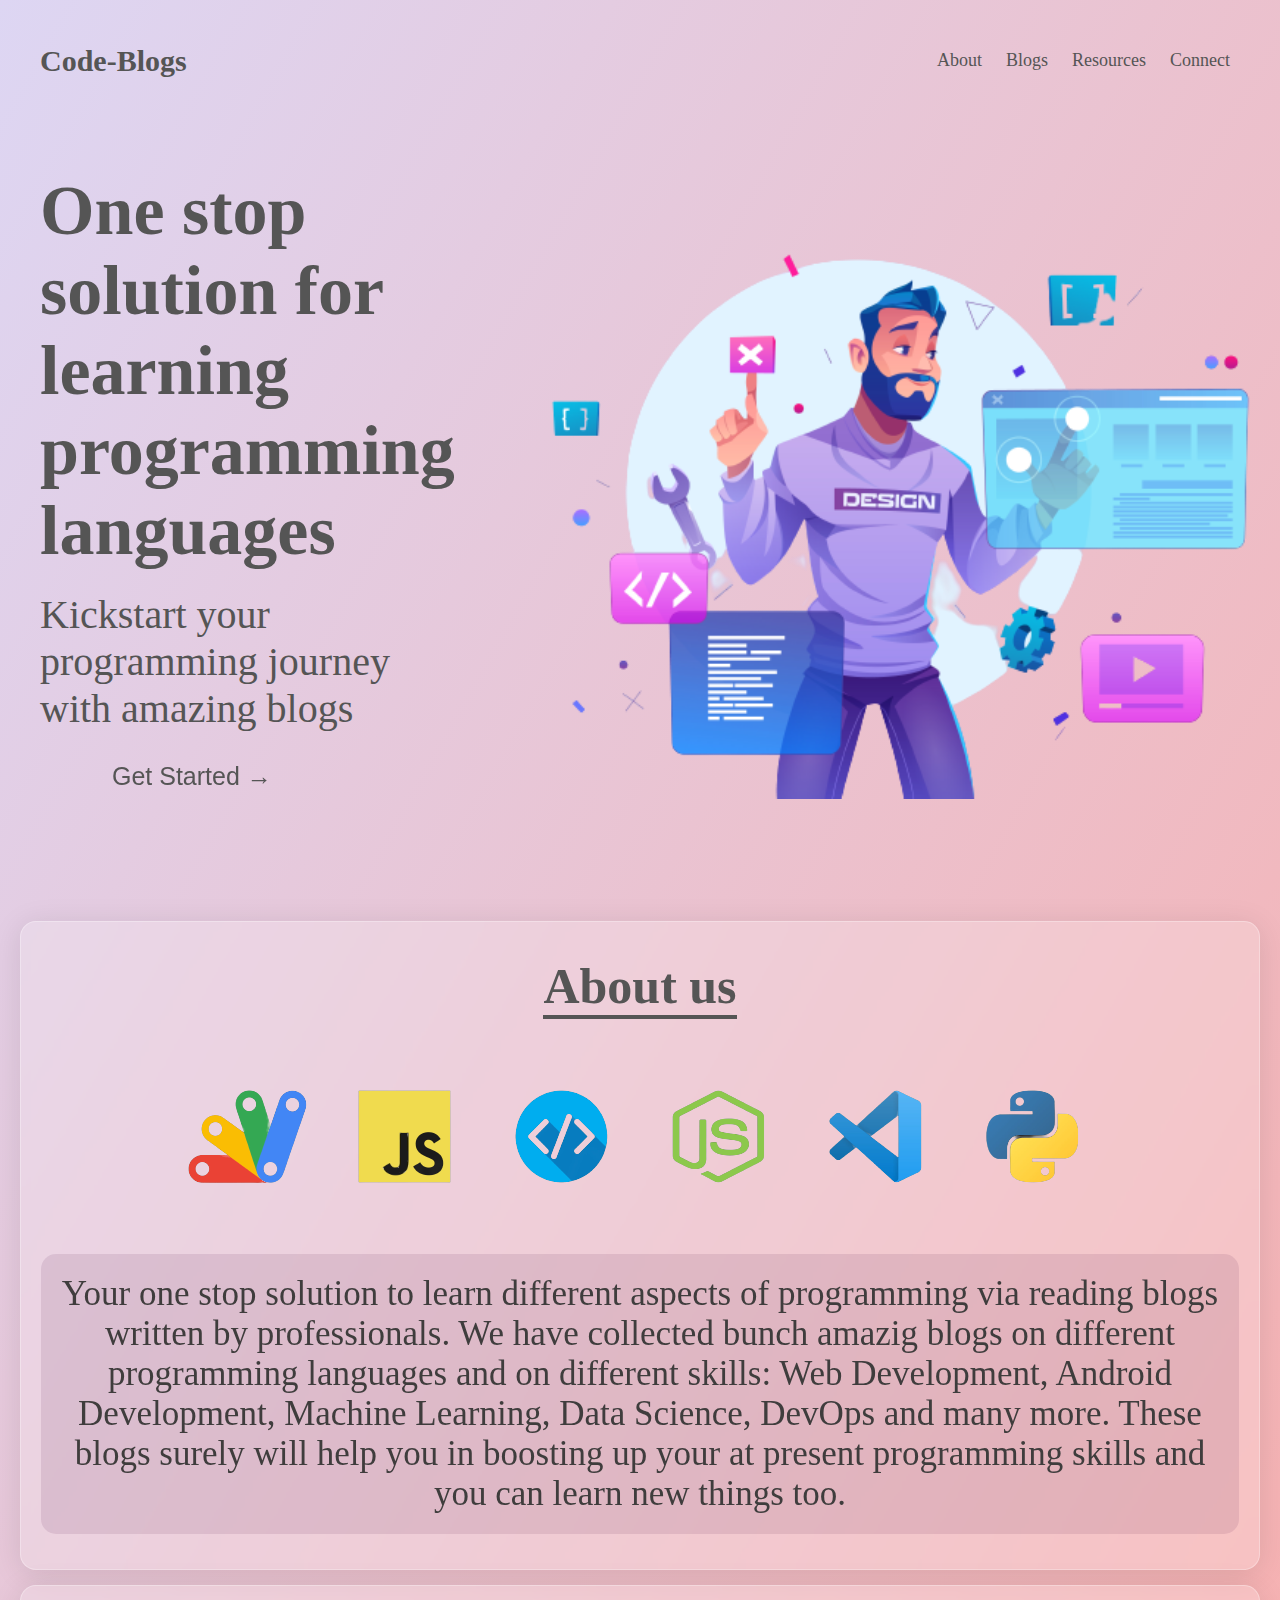
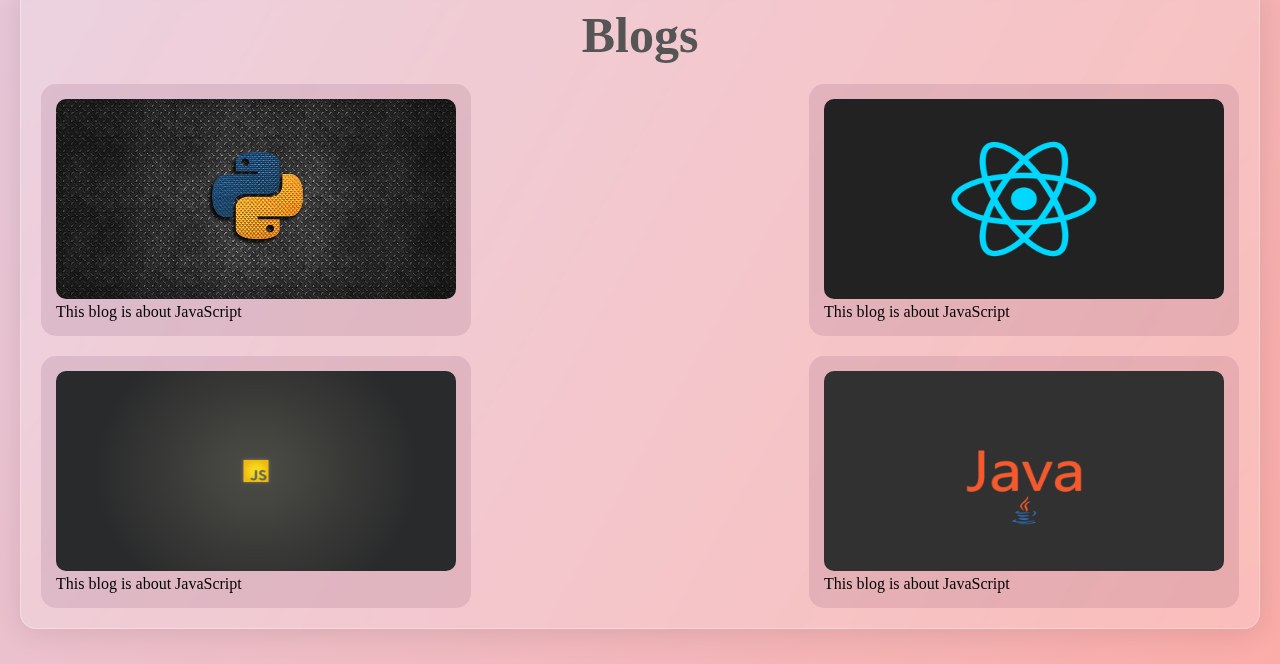
<file: blog/index.html>
<!DOCTYPE html>
<html lang="en">
  <head>
    <meta charset="UTF-8" />
    <meta http-equiv="X-UA-Compatible" content="IE=edge" />
    <meta name="viewport" content="width=device-width, initial-scale=1.0" />
    <title>Programming languages</title>
    <link href="style.css" rel="stylesheet" />
    <style>
      * {
        margin: 0;
        padding: 0;
        box-sizing: border-box;
      }
      body {
        padding: 20px;
        min-height: 100vh;
        background-image: linear-gradient(to right bottom, #ddd6f3, #faaca8);
      }
    </style>
  </head>
  <body>
    <div class="container">

      <!-- Nav-bar section -->
      <header class="main__heading">
        <h1 class="heading"><a href="#">Code-Blogs</h1>
        <nav class="nav__bar">
          <div class="nav__details">
            <ul class="nav__details-list nav--list">
              <li><a href="#about">About</a></li>
              <li><a href="#blogs">Blogs</a></li>
              <li><a href="#">Resources</a></li>
              <li><a href="#">Connect</a></li>
            </ul>
          </div>
        </nav>
      </header>
      <div class="menu">

        <!-- Hero Section -->
        <menu class="menu__details">
          <div class="menu__details--info">
            <h1 style="font-size: 70px; color: #555; text-align: left; margin-bottom: 20px">One stop solution for learning programming languages</h1>
            <p style="font-size: 40px; color: #555; margin-bottom: 20px;">Kickstart your programming journey with amazing blogs</p>
            <button class="menu__btn btn"><a href="#">Get Started &rarr;</a></button>
          </div>
          <div class="menu__details--img">
            <img width="900" src="Img/prog-boy.png" alt="programmer">
          </div>
        </menu>
      </div>

      <!-- Article/about section -->
      <article style="padding: 20px;display: flex; justify-content:center; align-items:center; flex-direction:column; margin-bottom: 15px" class="about container" id="about">
        <h1 style="margin-top: 15px; border-bottom: 4px solid #555;">About us</h1>
        <img style="margin-top: -15px" src="Img/banner.png" alt="languages bannner" class="about-img">
        <div style="background-color: rgba(66, 14, 59, 0.1); padding: 20px; border-radius: 15px; margin: -15px 0 15px 0; " class="about-text">
          <p style="text-align: center;color: #3f3d3d;font-size: 35px;">Your one stop solution to learn different aspects of programming via reading blogs written by professionals.
          We have collected bunch amazig blogs on different programming languages and on different skills: Web Development, Android Development, Machine Learning, Data Science, 
          DevOps and many more. These blogs surely will help you in boosting up your at present programming skills and you can learn new things too. </p>
        </div>
      </article>

      <!-- Main/Blog Section -->
      <main style="padding: 20px;display: flex; justify-content:center; align-items:center; flex-direction:column; margin-bottom: 15px" class="content__area container" id="blogs">
        <h1 style="margin-bottom: 20px" >Blogs</h1>
        <div class="blog-cards">
          <div class="blog-card_1 card">
            <div class="card-image">
              <img width= "400" src="Img/javascript.jpg">
            </div>
            <p>This blog is about JavaScript</p>
          </div>
          <div class="blog-card_2 card">
            <div class="card-image">
              <img width="400" src="Img/java.jpg">
            </div>
            <p>This blog is about JavaScript</p>
          </div>
          <div class="blog-card_3 card">
            <div class="card-image">
              <img width="400" src="Img/python.jpg">
            </div>
            <p>This blog is about JavaScript</p>
          </div>
          <div class="blog-card_4 card">
            <div class="card-image">
              <img width="400" src="Img/react.jpg">
            </div>
            <p>This blog is about JavaScript</p>
          </div>
        </div>
      </main>

    </div>
  </body>
</html>
</file>
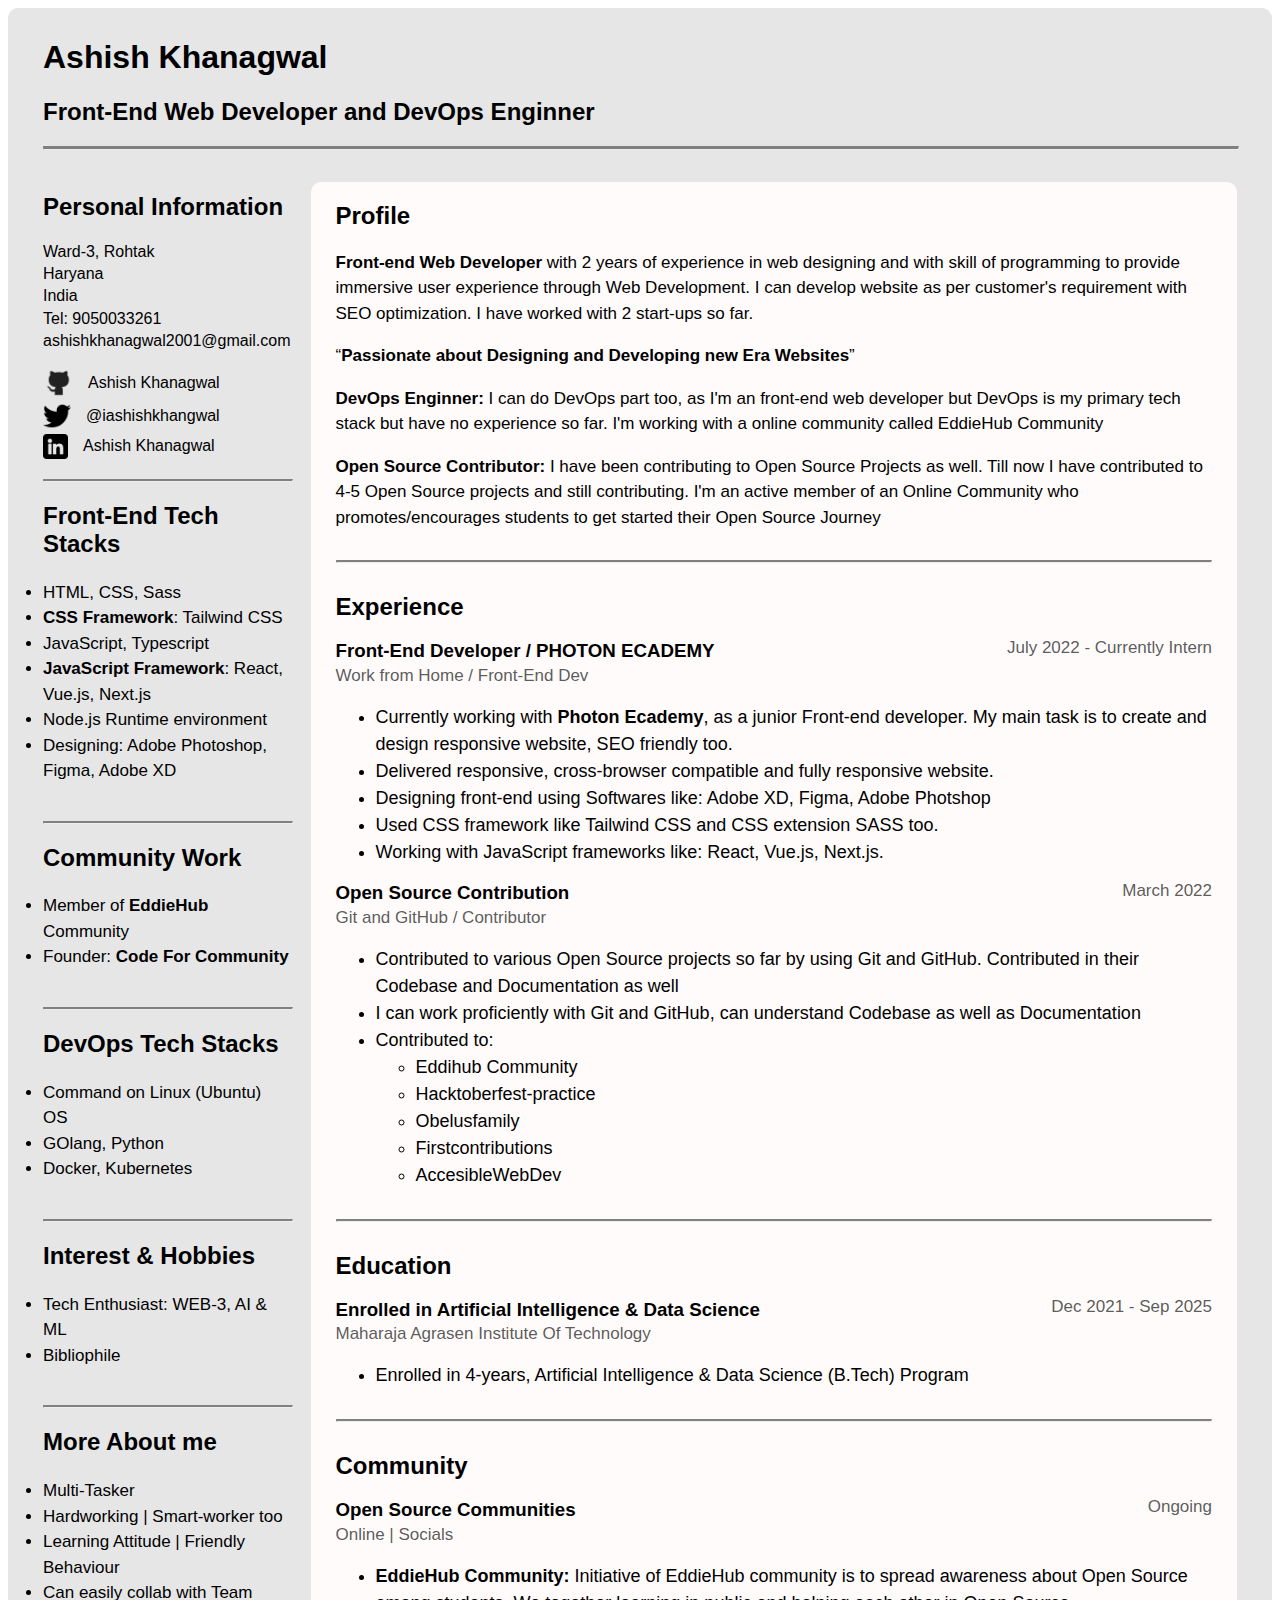
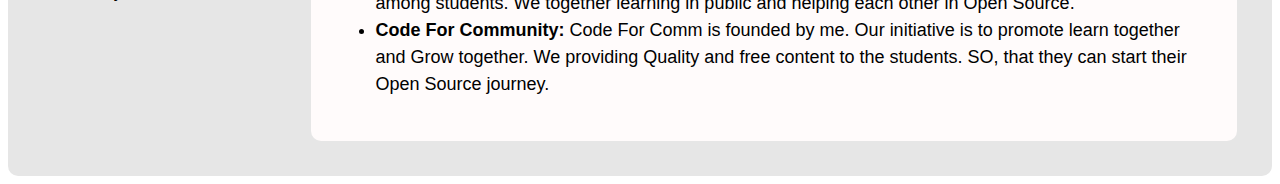
<file: CV/index.html>
<!DOCTYPE html>
<html lang="en">
  <head>
    <meta charset="UTF-8" />
    <meta http-equiv="X-UA-Compatible" content="IE=edge" />
    <meta name="viewport" content="width=device-width, initial-scale=1.0" />
    <title>Resume</title>
    <style>
      .socials {
        margin-top: 15px;
        margin-bottom: 0;
      }
      .socials__both {
        display: flex;
        justify-content: flex-start;
      }
      .socials__link {
        align-self: center;
        margin-left: 15px;
      }
      a {
        text-decoration: none;
        color: #000;
      }
      a:hover {
        cursor: pointer;
        color: #5e92bd;
      }
      .nav__info {
        font-size: 17px;
        line-height: 1.2;
      }
      p {
        font-size: 17px;
      }
      .list__exp {
        font-size: 18px;
        line-height: 1.5;
      }
      .profile__line {
        width: 100%;
        border-top: 2px solid;
        margin: 20px 0;
      }
    </style>
  </head>
  <body style="font-family: sans-serif">
    <div
      class="main_header"
      style="
        max-width: 1280px;
        margin: 0 auto;
        background-color: #e6e6e6;
        padding: 35px;
        padding-top: 10px;
        border-radius: 10px;
      "
    >
      <header>
        <h1>Ashish Khanagwal</h1>
        <h2>Front-End Web Developer and DevOps Enginner</h2>
      </header>
      <hr
        style="
          width: 100%;
          text-align: left;
          border-top: 3px solid;
          margin: 20px 0;
        "
      />
      <div style="display: flex; justify-content: space-between">
        <aside style="margin-top: 3px; margin-right: 5px">
          <h2>Personal Information</h2>
          <span style="line-height: 1.4"
            >Ward-3, Rohtak <br />
            Haryana <br />
            India <br />
            Tel: 9050033261 <br />ashishkhanagwal2001@gmail.com
          </span>
          <div class="socials">
            <div class="socials__both" style="margin-bottom: 4px">
              <img src="img/github.png" width="30px" />
              <a
                class="socials__link"
                href="https://github.com/Ashish-khanagwal"
                >Ashish Khanagwal</a
              >
            </div>
            <div class="socials__both" style="margin-bottom: 4px">
              <img src="img/twitter.png" width="28px" />
              <a
                class="socials__link"
                href="https://twitter.com/iashishkhangwal"
                >@iashishkhangwal</a
              >
            </div>
            <div class="socials__both">
              <img src="img/linkedin.png" width="25px" />
              <a
                class="socials__link"
                href="https://www.linkedin.com/in/ashish-khanagwal-890326213/"
                >Ashish Khanagwal</a
              >
            </div>
          </div>
          <hr class="profile__line" />
          <h2>Front-End Tech Stacks</h2>
          <div style="display: inline-block; margin-top: -15px">
            <ul class="nav__info" style="padding: 0; line-height: 1.5">
              <li>HTML, CSS, Sass</li>
              <li><b>CSS Framework</b>: Tailwind CSS</li>
              <li>JavaScript, Typescript</li>
              <li><b>JavaScript Framework</b>: React, Vue.js, Next.js</li>
              <li>Node.js Runtime environment</li>
              <li>Designing: Adobe Photoshop, Figma, Adobe XD</li>
            </ul>
          </div>
          <hr class="profile__line" />
          <h2>Community Work</h2>
          <div style="display: inline-block; margin-top: -15px">
            <ul class="nav__info" style="padding: 0; line-height: 1.5">
              <li>Member of <b>EddieHub</b> Community</li>
              <li>Founder: <b>Code For Community</b></li>
            </ul>
          </div>
          <hr class="profile__line" />
          <h2>DevOps Tech Stacks</h2>
          <div style="display: inline-block; margin-top: -15px">
            <ul class="nav__info" style="padding: 0; line-height: 1.5">
              <li>Command on Linux (Ubuntu) OS</li>
              <li>GOlang, Python</li>
              <li>Docker, Kubernetes</li>
            </ul>
          </div>
          <hr class="profile__line" />
          <h2>Interest & Hobbies</h2>
          <div style="display: inline-block; margin-top: -15px">
            <ul class="nav__info" style="padding: 0; line-height: 1.5">
              <li>Tech Enthusiast: WEB-3, AI & ML</li>
              <li>Bibliophile</li>
            </ul>
          </div>
          <hr class="profile__line" />
          <h2>More About me</h2>
          <div style="display: inline-block; margin-top: -15px">
            <ul class="nav__info" style="padding: 0; line-height: 1.5">
              <li>Multi-Tasker</li>
              <li>Hardworking | Smart-worker too</li>
              <li>Learning Attitude | Friendly Behaviour</li>
              <li>Can easily collab with Team</li>
            </ul>
          </div>
        </aside>
        <main
          style="
            background-color: #fffbfb;
            margin-top: 12px;
            margin-left: 15px;
            border-radius: 10px;
          "
        >
          <div style="padding: 25px; padding-top: 0">
            <h2>Profile</h2>
            <p style="line-height: 1.5">
              <b>Front-end Web Developer</b> with 2 years of experience in web
              designing and with skill of programming to provide immersive user
              experience through Web Development. I can develop website as per
              customer's requirement with SEO optimization. I have worked with 2
              start-ups so far.
            </p>
            <p style="line-height: 1.5">
              <q
                ><b
                  >Passionate about Designing and Developing new Era Websites</b
                ></q
              >
            </p>
            <p style="line-height: 1.5">
              <b>DevOps Enginner:</b> I can do DevOps part too, as I'm an
              front-end web developer but DevOps is my primary tech stack but
              have no experience so far. I'm working with a online community
              called EddieHub Community
            </p>
            <p style="line-height: 1.5">
              <b>Open Source Contributor: </b>I have been contributing to Open
              Source Projects as well. Till now I have contributed to 4-5 Open
              Source projects and still contributing. I'm an active member of an
              Online Community who promotes/encourages students to get started
              their Open Source Journey
            </p>
            <hr style="border-top: 2px solid; margin: 30px 0" />
            <h2>Experience</h2>
            <div
              style="
                display: flex;
                justify-content: space-between;
                margin-top: -20px;
              "
            >
              <h3><b>Front-End Developer / PHOTON ECADEMY</b></h3>
              <p style="color: #585858fd">July 2022 - Currently Intern</p>
            </div>
            <p style="color: #585858fd; margin-top: -15px">
              Work from Home / Front-End Dev
            </p>
            <ul class="list__exp">
              <li>
                Currently working with <b>Photon Ecademy</b>, as a junior
                Front-end developer. My main task is to create and design
                responsive website, SEO friendly too.
              </li>
              <li>
                Delivered responsive, cross-browser compatible and fully
                responsive website.
              </li>
              <li>
                Designing front-end using Softwares like: Adobe XD, Figma, Adobe
                Photshop
              </li>
              <li>
                Used CSS framework like Tailwind CSS and CSS extension SASS too.
              </li>
              <li>
                Working with JavaScript frameworks like: React, Vue.js, Next.js.
              </li>
            </ul>
            <div
              style="
                display: flex;
                justify-content: space-between;
                margin-top: -20px;
              "
            >
              <h3><b>Open Source Contribution</b></h3>
              <p style="color: #585858fd">March 2022</p>
            </div>
            <p style="color: #585858fd; margin-top: -15px">
              Git and GitHub / Contributor
            </p>
            <ul class="list__exp">
              <li>
                Contributed to various Open Source projects so far by using Git
                and GitHub. Contributed in their Codebase and Documentation as
                well
              </li>
              <li>
                I can work proficiently with Git and GitHub, can understand
                Codebase as well as Documentation
              </li>
              <li>
                Contributed to:
                <ul>
                  <li>Eddihub Community</li>
                  <li>Hacktoberfest-practice</li>
                  <li>Obelusfamily</li>
                  <li>Firstcontributions</li>
                  <li>AccesibleWebDev</li>
                </ul>
              </li>
            </ul>
            <hr style="border-top: 2px solid; margin: 30px 0" />
            <h2>Education</h2>
            <div
              style="
                display: flex;
                justify-content: space-between;
                margin-top: -20px;
              "
            >
              <h3>
                <b>Enrolled in Artificial Intelligence & Data Science</b>
              </h3>
              <p style="color: #585858fd">Dec 2021 - Sep 2025</p>
            </div>
            <p style="color: #585858fd; margin-top: -15px">
              Maharaja Agrasen Institute Of Technology
            </p>
            <ul class="list__exp">
              <li>
                Enrolled in 4-years, Artificial Intelligence & Data Science
                (B.Tech) Program
              </li>
            </ul>
            <hr style="border-top: 2px solid; margin: 30px 0" />
            <h2>Community</h2>
            <div
              style="
                display: flex;
                justify-content: space-between;
                margin-top: -20px;
              "
            >
              <h3>
                <b>Open Source Communities</b>
              </h3>
              <p style="color: #585858fd">Ongoing</p>
            </div>
            <p style="color: #585858fd; margin-top: -15px">Online | Socials</p>
            <ul class="list__exp">
              <li>
                <b>EddieHub Community:</b> Initiative of EddieHub community is
                to spread awareness about Open Source among students. We
                together learning in public and helping each other in Open
                Source.
              </li>
              <li>
                <b>Code For Community:</b> Code For Comm is founded by me. Our
                initiative is to promote learn together and Grow together. We
                providing Quality and free content to the students. SO, that
                they can start their Open Source journey.
              </li>
            </ul>
          </div>
        </main>
      </div>
    </div>
  </body>
</html>
</file>
<file: blog/style.css>
/* Nav bar */

.main__heading {
  display: flex;
  justify-content: flex-end;
  align-items: center;
  padding: 20px;
  margin-bottom: 20px;
}

.heading {
  margin-right: auto;
  font-size: 30px;
}

header li {
  display: inline-block;
  list-style: none;
  font-size: 18px;
  margin: 10px 10px;
}

header a {
  color: #555;
  text-decoration: none;
}

header a:hover {
  color: #851010;
}

/* Menu bar */

.menu__details {
  min-height: 80vh;
  display: flex;
  justify-content: space-between;
  align-items: center;
  position: relative;
  margin: 40px 0 60px 0;
}

.menu__details--info {
  display: inline-block;
  margin-left: 20px;
  margin-top: -30px;
}

/* Menu button */

.menu__btn {
  position: absolute;
  top: 80%;
  left: 15%;
  transform: translate(-50%, -50%);
  overflow: hidden;
  background: transparent;
  padding: 10px;
  border: none;
  font-size: 25px;
}

menu a {
  text-decoration: none;
  color: #555;
}

.menu__btn {
  display: inline-block;
  vertical-align: middle;
  -webkit-transform: perspective(1px) translateZ(0);
  transform: perspective(1px) translateZ(0);
  box-shadow: 0 2px 5px rgba(212, 198, 198, 0);
  border-radius: 12px;
  position: relative;
  -webkit-transition-property: color;
  transition-property: color;
  -webkit-transition-duration: 0.5s;
  transition-duration: 0.5s;
}

.menu__btn:before {
  content: "";
  position: absolute;
  z-index: -1;
  top: 0;
  left: 0;
  right: 0;
  bottom: 0;
  background: #d47171;
  -webkit-transform: scaleX(0);
  transform: scaleX(0);
  -webkit-transform-origin: 0 50%;
  transform-origin: 0 50%;
  -webkit-transition-property: transform;
  transition-property: transform;
  -webkit-transition-duration: 0.5s;
  transition-duration: 0.5s;
  -webkit-transition-timing-function: ease-out;
  transition-timing-function: ease-out;
}

.menu__btn:hover,
.menu__btn:focus,
.menu__btn:active {
  color: #fff;
}

.menu__btn:hover:before,
.menu__btn:focus:before,
.menu__btn:active:before {
  -webkit-transform: scaleX(1);
  transform: scaleX(1);
  -webkit-transition-timing-function: cubic-bezier(0.52, 1.64, 0.37, 0.66);
  transition-timing-function: cubic-bezier(0.52, 1.64, 0.37, 0.66);
}

/* Blog Section */

main,
article {
  background: rgba(255, 255, 255, 0.2);
  border-radius: 16px;
  box-shadow: 0 4px 30px rgba(0, 0, 0, 0.1);
  backdrop-filter: blur(5px);
  -webkit-backdrop-filter: blur(5px);
  border: 1px solid rgba(255, 255, 255, 0.3);
}

main h1,
article h1 {
  font-size: 50px;
  text-align: center;
  color: #555;
}

.blog-cards {
  display: flex;
  flex-wrap: wrap-reverse;
  align-items: center;
  justify-content: space-between;
  gap: 20px;
}

.card {
  border: none;
  border-radius: 15px;
  background-color: rgba(66, 14, 59, 0.1);
  padding: 15px;
}

main img {
  border-radius: 10px;
  height: 200px;
}
</file>
